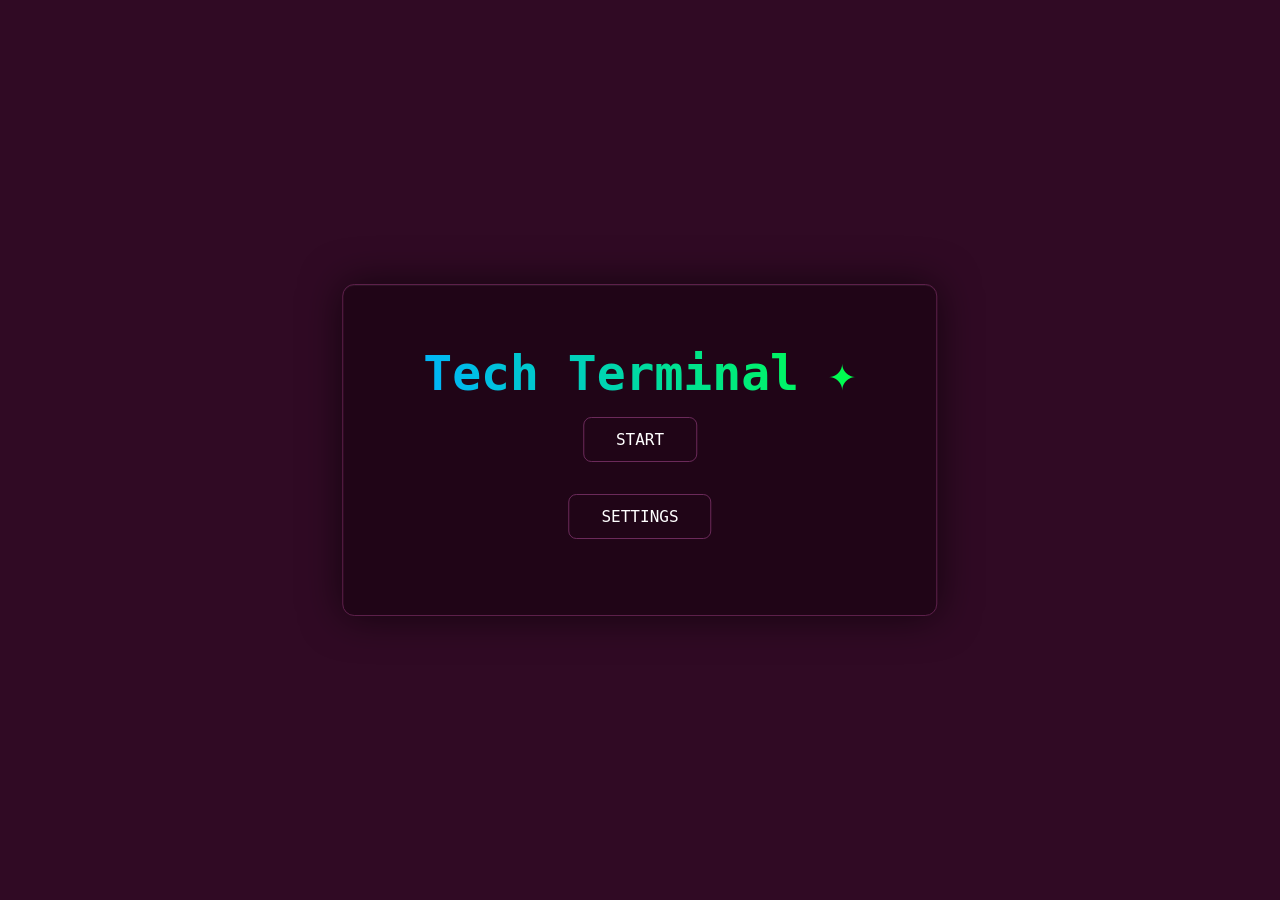
<file: index.html>
<!DOCTYPE html>
<html lang="en">
    <head>
        <meta charset="UTF-8">
        <meta name="viewport" content="width=device-width, initial-scale=1.0">
        <title>Tech Terminal</title>
        <link rel="stylesheet" href="style.css">
    </head>
    <body>
        <div class="terminal-window">
            <h1>Tech Terminal ✦</h1>
            <a href="main.html"><button class="btn-start">START</button></a>
            <br>
            <a href="settings.html"><button class="btn-settings">SETTINGS</button></a>
        </div>
    </body>
</html>
</file>
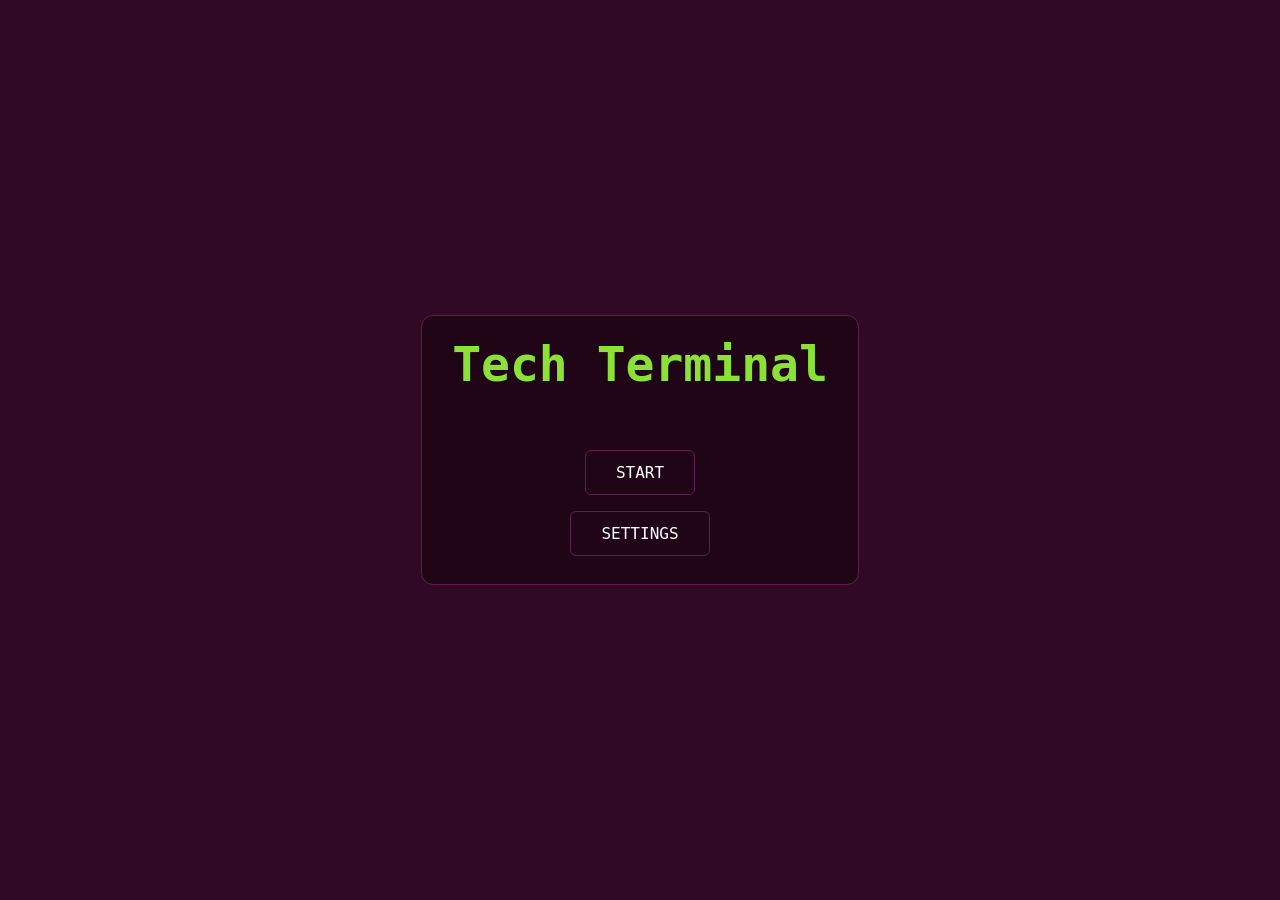
<file: docs/index.html>
<!DOCTYPE html>
<html lang="en">
    <head>
        <meta charset="UTF-8">
        <meta name="viewport" content="width=device-width, initial-scale=1.0">
        <title>Tech Terminal</title>
        <link rel="stylesheet" href="style.css">
        <link rel="icon" type="image/svg+xml" href="icon.svg">
    </head>
    <body>
        <div class="terminal-window">
            <h1>Tech Terminal</h1>
            <br><br>
            <a href="login.html"><button class="btn-start">START</button></a>
            <br>
            <a href="settings.html"><button class="btn-settings">SETTINGS</button></a>
        </div>

        <script src="theme.js"></script>
    </body>
</html>
</file>
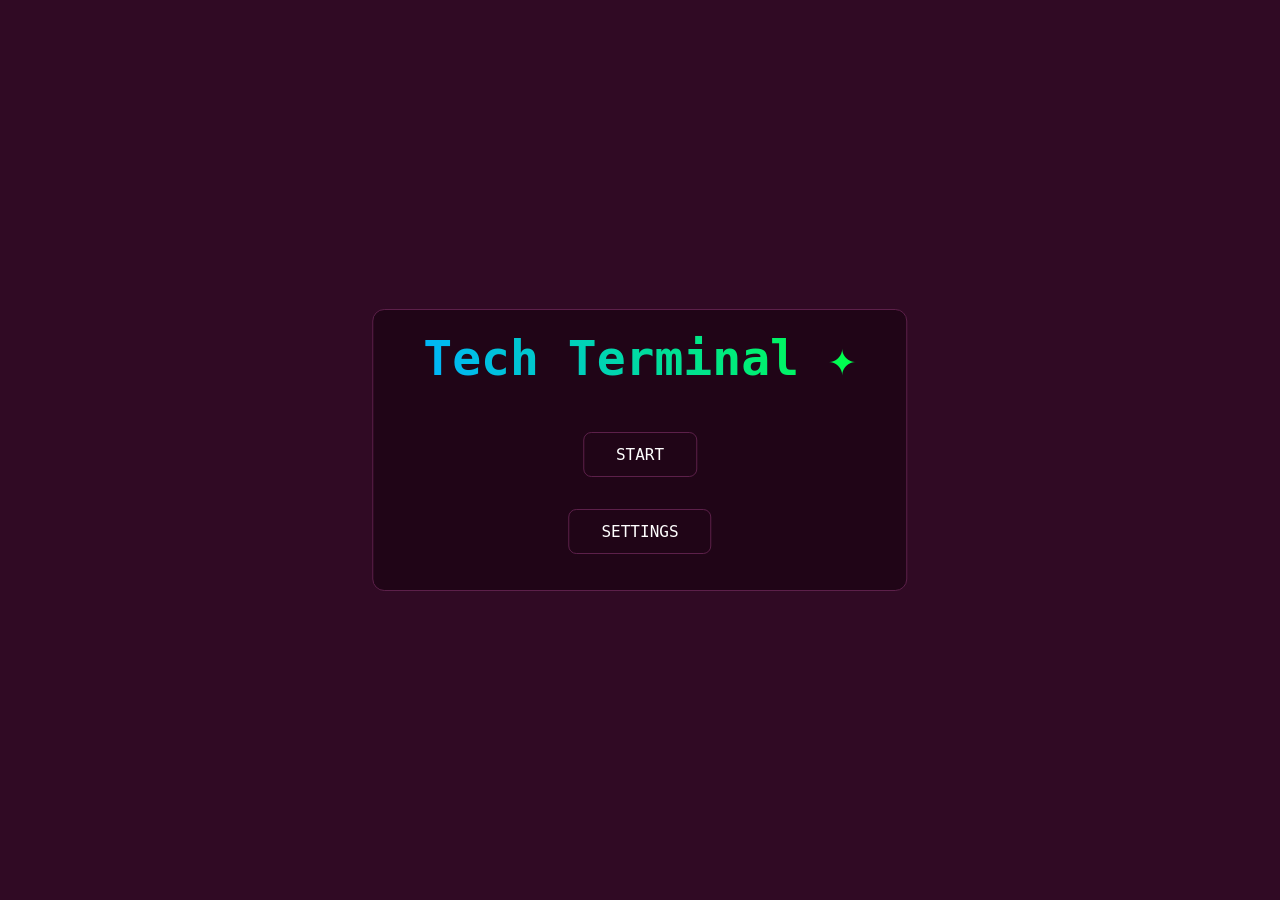
<file: terminal/index.html>
<!DOCTYPE html>
<html lang="en">
    <head>
        <meta charset="UTF-8">
        <meta name="viewport" content="width=device-width, initial-scale=1.0">
        <title>Tech Terminal</title>
        <link rel="stylesheet" href="style.css">
    </head>
    <body>
        <div class="terminal-window">
            <h1>Tech Terminal ✦</h1>
            <br><br>
            <a href="main.html"><button class="btn-start">START</button></a>
            <br>
            <a href="settings.html"><button class="btn-settings">SETTINGS</button></a>
        </div>

        <script src="theme.js"></script>
    </body>
</html>
</file>
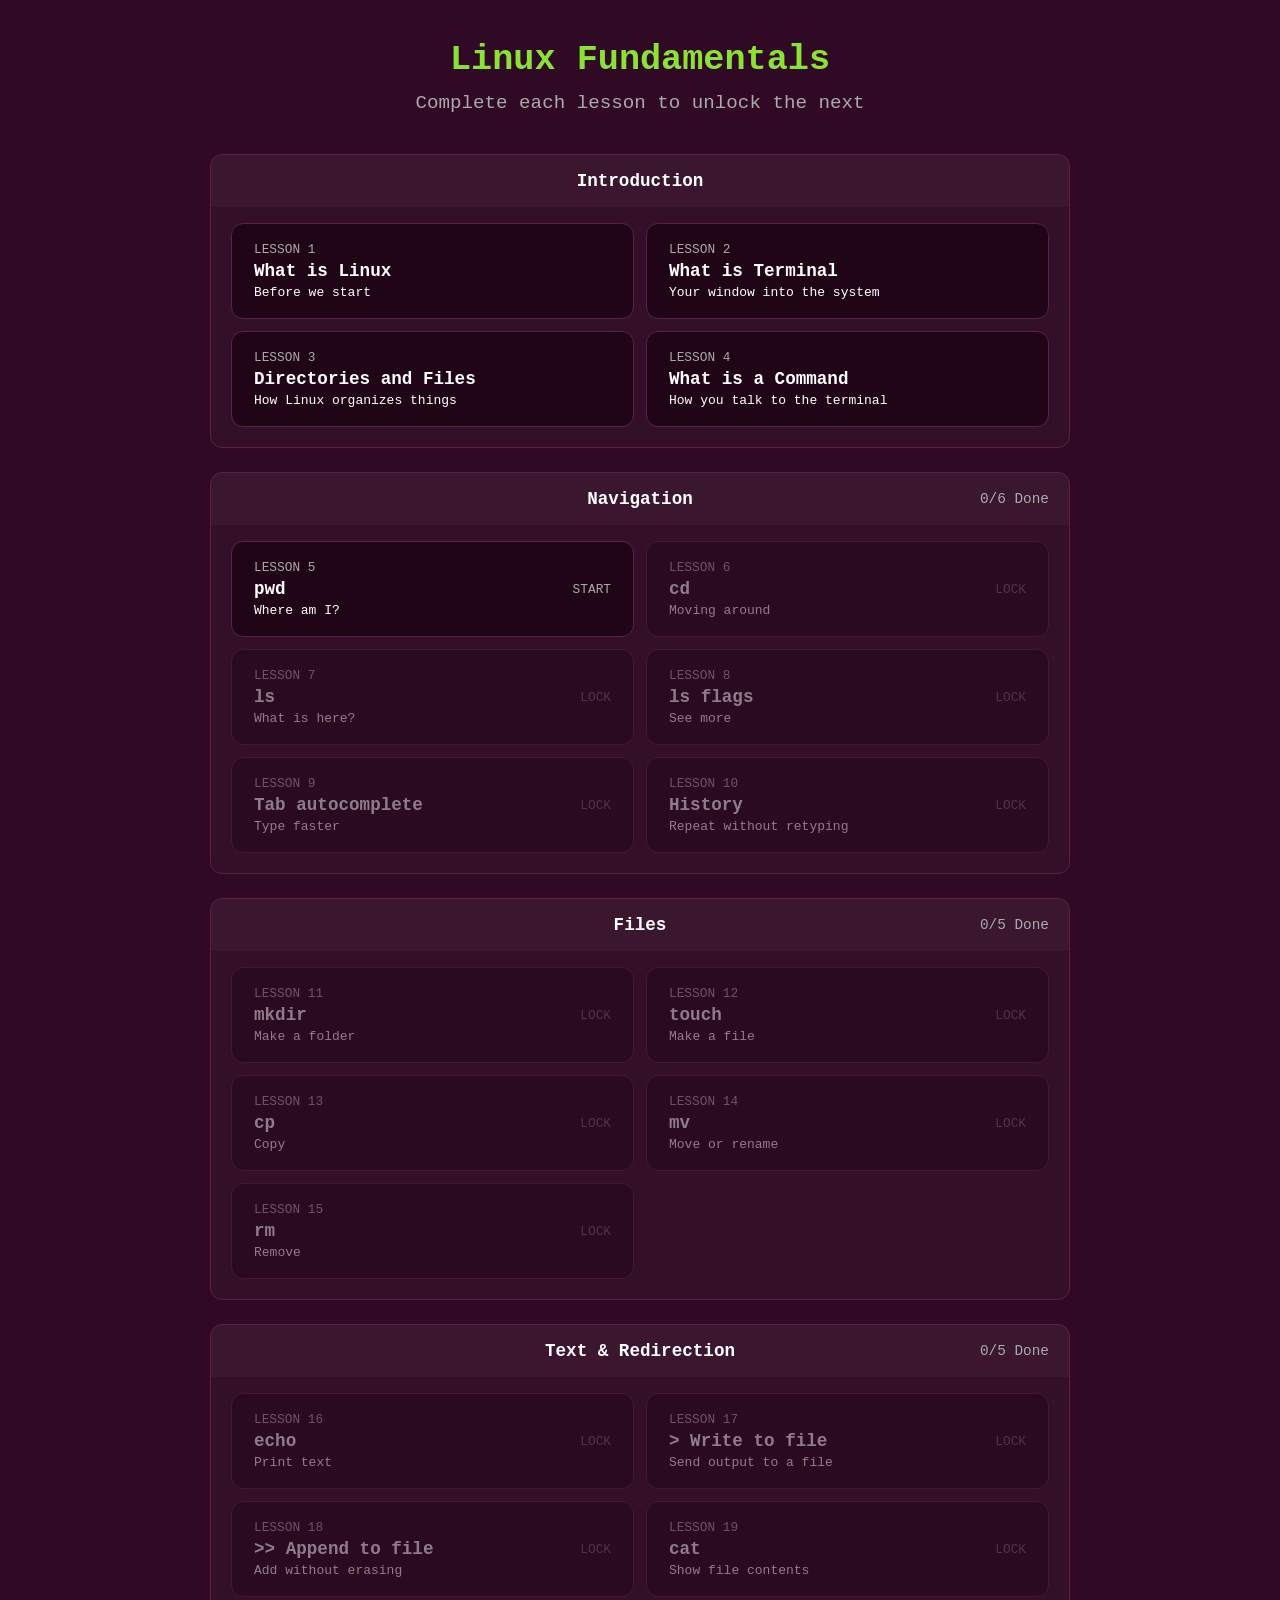
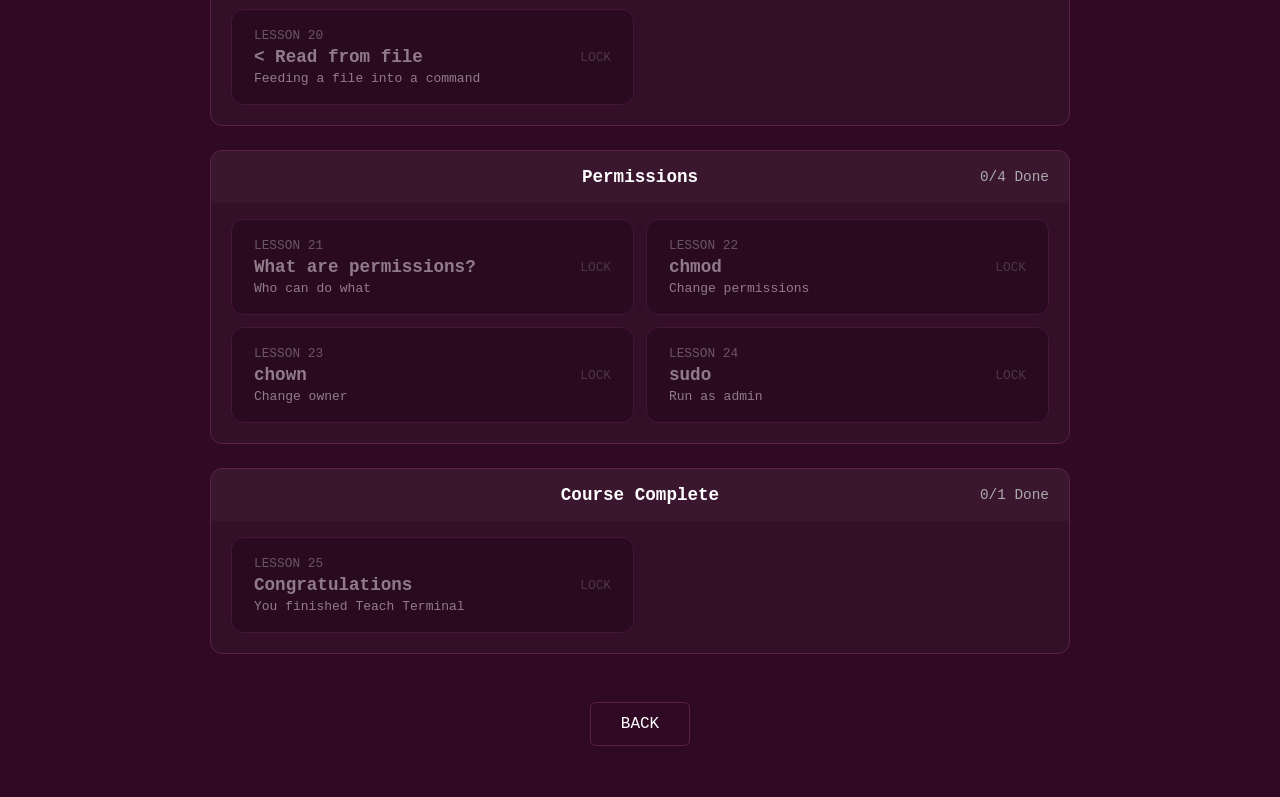
<file: docs/lessons.html>
<!DOCTYPE html>
<html lang="en">

<head>
    <meta charset="UTF-8">
    <meta name="viewport" content="width=device-width, initial-scale=1.0">
    <title>Lessons - Teach Terminal</title>
    <link rel="stylesheet" href="style.css">
    <link rel="icon" type="image/svg+xml" href="icon2.svg">
</head>

<body class="lessons-page">
    <div class="lessons-container">
        <h1>Linux Fundamentals</h1>
        <p class="lessons-subtitle">Complete each lesson to unlock the next</p>
        

        <div id="lesson-timeline" class="timeline">

        </div>

        <a href="mode.html"><button class="btn-start">BACK</button></a>
    </div>
    <script src="lessons-data.js"></script>
    <script src="lesson.js"></script>
    <script src="theme.js"></script>
</body>

</html>
</file>
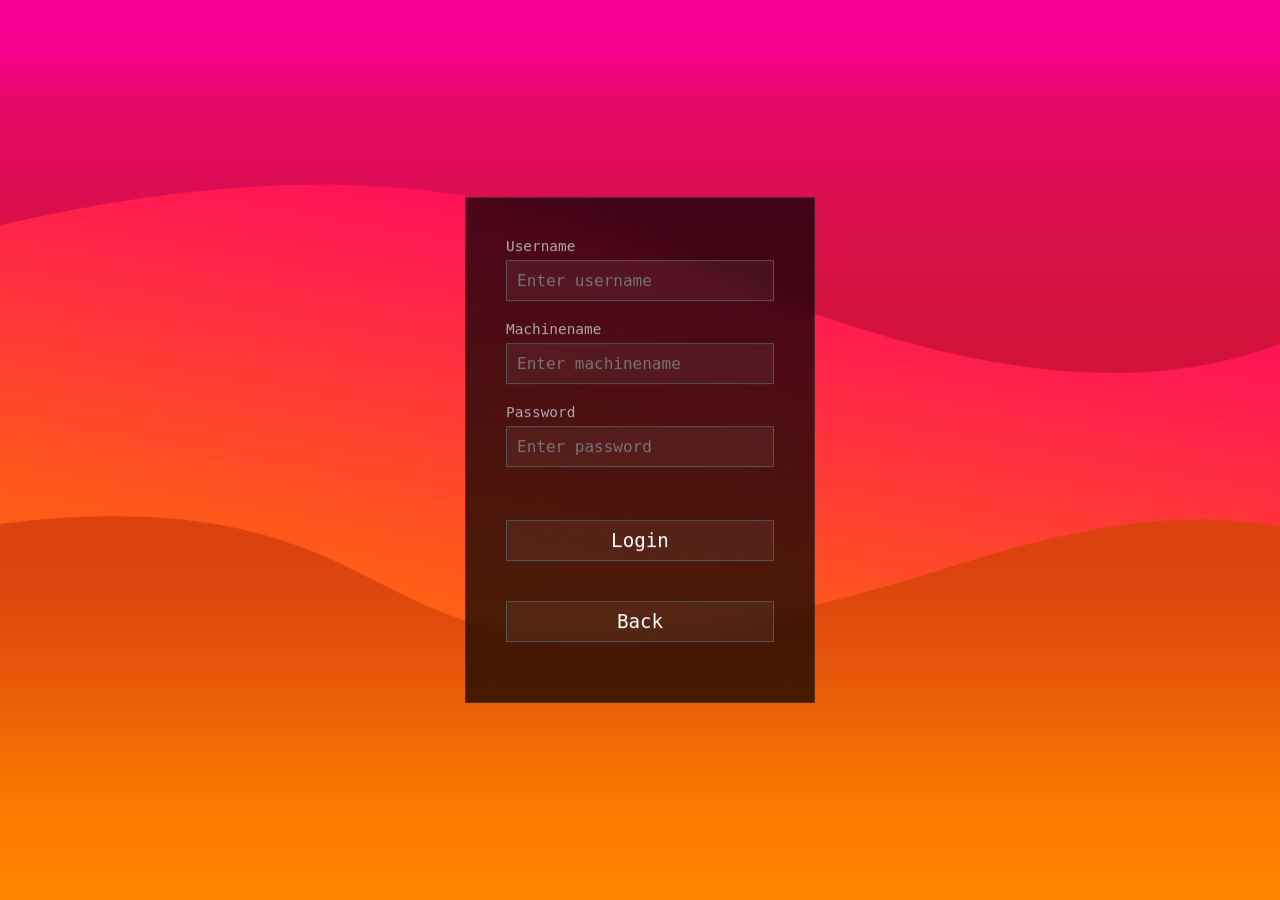
<file: docs/login.html>
<!DOCTYPE html>
<html lang="en">

<head>
    <meta charset="UTF-8">
    <meta name="viewport" content="width=device-width, initial-scale=1.0">
    <title>Teach Terminal Login</title>
    <link rel="stylesheet" href="style.css">
    <link rel="stylesheet" href="login.css">
    <link rel="icon" type="image/svg+xml" href="icon3.svg">

</head>

<body>
    <div class="login-container">
        <form id="login-form">
            <div class="input-group">
                <label>Username</label>
                <input type="text" id="username" placeholder="Enter username">
            </div>
            <div class="input-group">
                <label>Machinename</label>
                <input type="text" id="machinename" placeholder="Enter machinename">
            </div>
            <div class="input-group">
                <label>Password</label>
                <input type="password" id="password" placeholder="Enter password">
            </div>
            <span class="error" id="error-all"></span>
            <button type="submit">Login</button>
            <br>
            <a href="index.html"><button type="button">Back</button></a>
        </form>
    </div>
    <script src="theme.js"></script>
    <script src="login.js"></script>
</body>

</html>
</file>
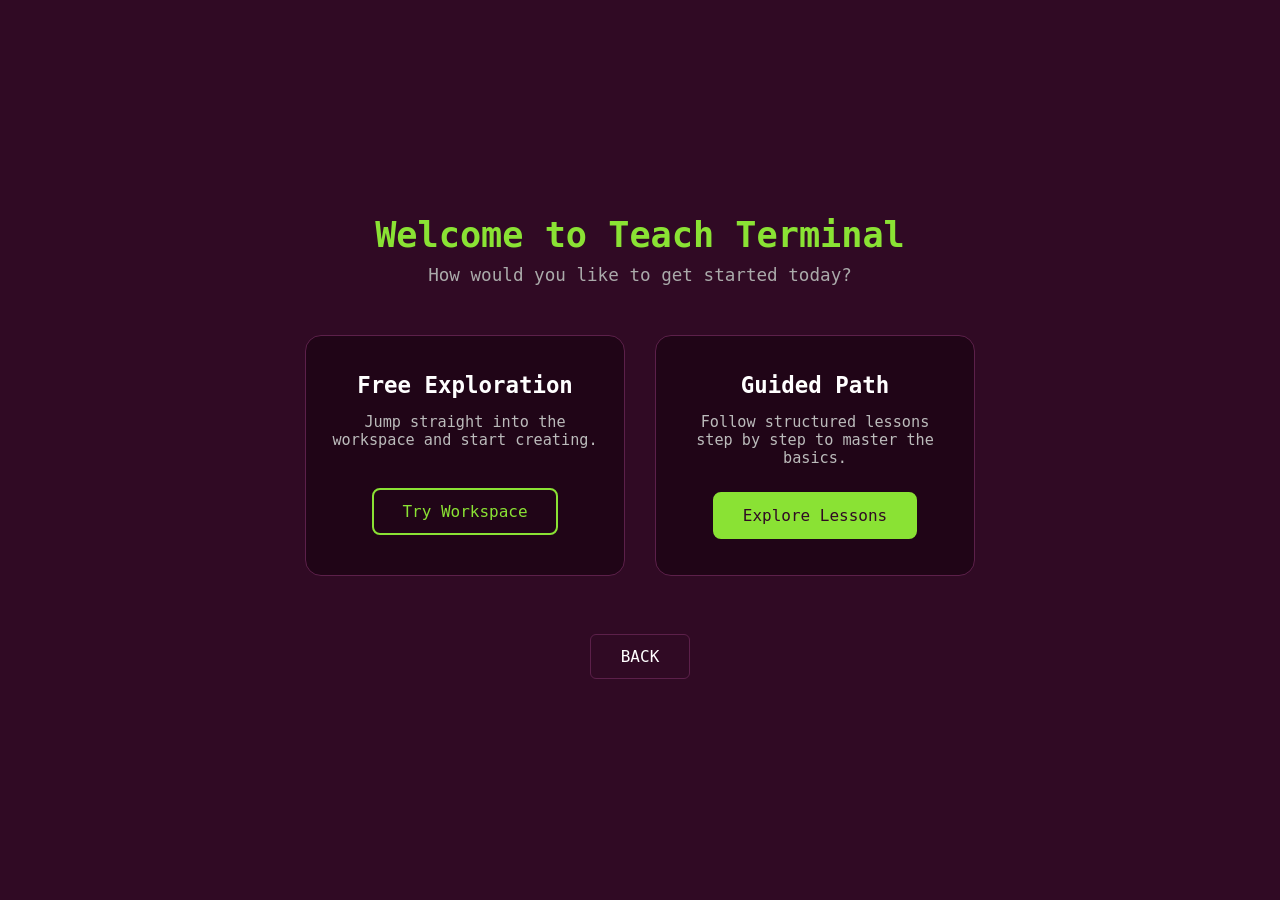
<file: docs/mode.html>
<!DOCTYPE html>
<html lang="en">

<head>
    <meta charset="UTF-8">
    <meta name="viewport" content="width=device-width, initial-scale=1.0">
    <title>Choose Your Path - Teach Terminal</title>
    <link rel="stylesheet" href="style.css">
    <link rel="icon" type="image/svg+xml" href="icon5.svg">

</head>

<body class="mode-page">
    <div class="mode-container">
        <h1>Welcome to Teach Terminal</h1>
        <p class="mode-subtitle">How would you like to get started today?</p>

        <div class="mode-cards">
            <div class="mode-card">
                <h2>Free Exploration</h2>
                <p>Jump straight into the workspace and start creating.</p>
                <a href="main.html"><button class="btn-outline">Try Workspace</button></a>
            </div>

            <div class="mode-card">
                <h2>Guided Path</h2>
                <p>Follow structured lessons step by step to master the basics.</p>
                <a href="lessons.html"><button class="btn-solid">Explore Lessons</button></a>
            </div>
        </div>
        <a href="index.html"><button class="btn-start">BACK</button></a>
    </div>
    <script src="theme.js"></script>
</body>

</html>
</file>
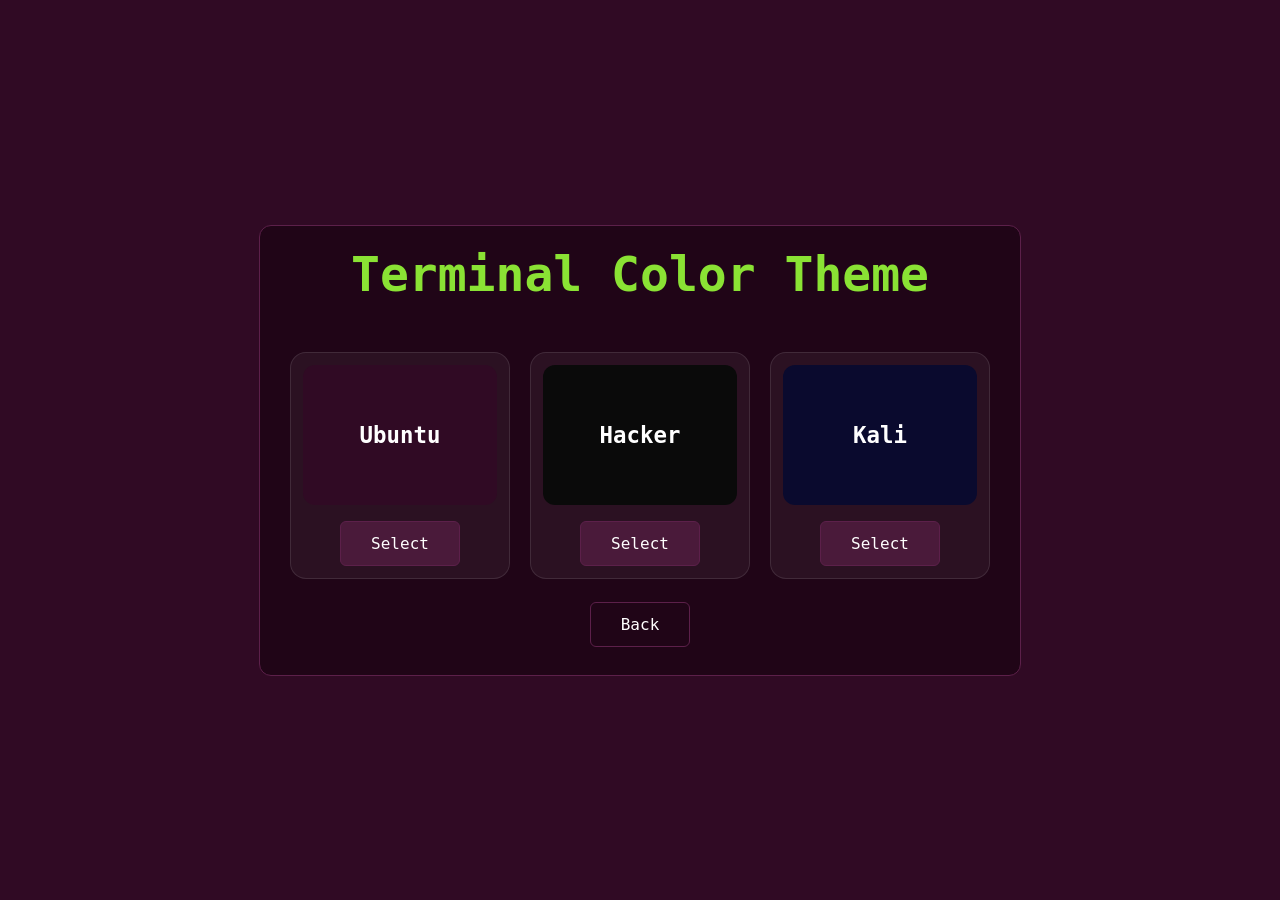
<file: docs/settings.html>
<!DOCTYPE html>
<html lang="en">

<head>
    <meta charset="UTF-8">
    <meta name="viewport" content="width=device-width, initial-scale=1.0">
    <title>Tech Terminal Settings</title>
    <link rel="stylesheet" href="style.css">
    <link rel="icon" type="image/svg+xml" href="icon6.svg">

</head>

<body>
    <div class="terminal-window">
        <h1>Terminal Color Theme</h1>
        <br><br>
        <div class="card-container">
            <div class="theme-card">
                <div class="theme-preview ubuntu-bg">
                    <span class="theme-name">Ubuntu</span>
                </div>
                <button class="btn-select">Select</button>
            </div>
            <div class="theme-card">
                <div class="theme-preview hacker-bg">
                    <span class="theme-name">Hacker</span>
                </div>
                <button class="btn-select">Select</button>
            </div>
            <div class="theme-card">
                <div class="theme-preview kali-bg">
                    <span class="theme-name">Kali</span>
                </div>
                <button class="btn-select">Select</button>
            </div>
        </div>
        <br>
        <a href="index.html"><button class="btn-start">Back</button></a>
    </div>
    <script src="settings.js"></script>
    <script src="theme.js"></script>
</body>

</html>
</file>
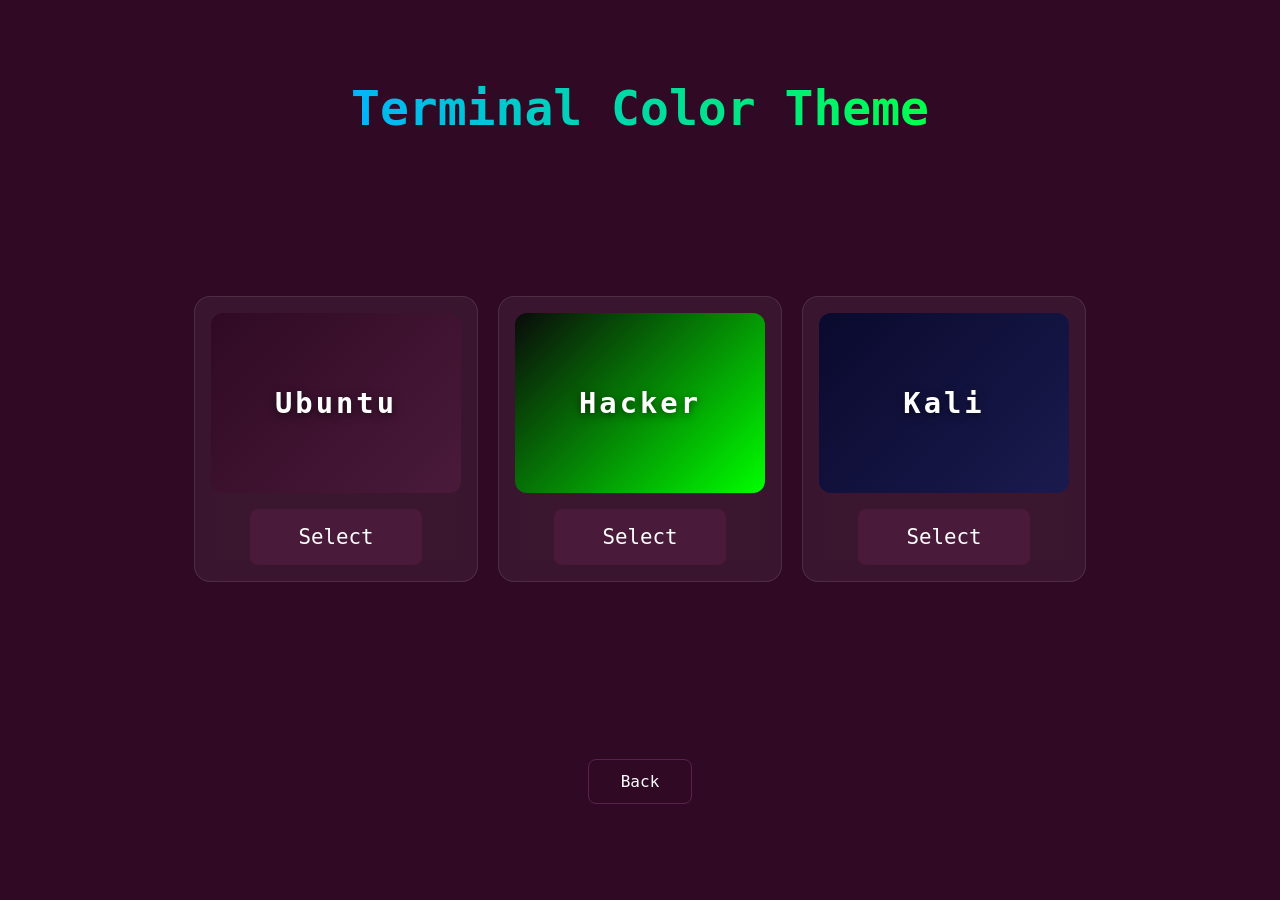
<file: terminal/settings.html>
<!DOCTYPE html>
<html lang="en">

<head>
    <meta charset="UTF-8">
    <meta name="viewport" content="width=device-width, initial-scale=1.0">
    <title>Tech Terminal Settings</title>
    <link rel="stylesheet" href="style.css">
</head>

<body>
    <h1>Terminal Color Theme</h1>
    <div class="card-container">
        <div class="theme-card">
            <div class="theme-preview ubuntu-bg">
                <span class="theme-name">Ubuntu</span>
            </div>
            <button class="btn-select">Select</button>
        </div>
        <div class="theme-card">
            <div class="theme-preview hacker-bg">
                <span class="theme-name">Hacker</span>
            </div>
            <button class="btn-select">Select</button>
        </div>
        <div class="theme-card">
            <div class="theme-preview kali-bg">
                <span class="theme-name">Kali</span>
            </div>
            <button class="btn-select">Select</button>
        </div>
    </div>
    <a href="index.html"><button class="btn-start">Back</button></a>

    <script src="settings.js"></script>
    <script src="theme.js"></script>
</body>

</html>
</file>
<file: style.css>
* {
    margin: 0;
    padding: 0;
}

body {
    overflow: clip;
    text-align: center;
    background-color: #300a24;
    display: grid;
    place-items: center;
    font-family: monospace;

}

h1 {
    font-size: 3rem;
    background: linear-gradient(65deg, #00b3ff, #00ff4c, #b700ff, #00b3ff);
    background-size: 300% 100%;
    -webkit-background-clip: text;
    background-clip: text;
    -webkit-text-fill-color: transparent;
    animation: gradientShift 4s ease infinite;
}

@keyframes gradientShift {
    0% {
        background-position: 0% 50%;
    }

    50% {
        background-position: 100% 50%;
    }

    100% {
        background-position: 0% 50%;
    }
}

button {
    font-family: monospace;
    font-size: 1.3rem;
    padding: 16px 48px;
    border: none;
    border-radius: 8px;
    cursor: pointer;
    background: #4a1a3a;
    color: #ffffff;

    box-shadow:
        0 1px 0 #6b2a5a,
        0 2px 0 #4d1a3a,
        0 3px 0 #4d1a3a,
        0 4px 0 #3e1430,
        0 6px 12px rgba(0, 0, 0, 0.4);

    transform: translateY(0);
    transition: transform 0.15s ease, box-shadow 0.15s ease;
}

button:hover {
    transform: translateY(-3px);
    box-shadow:
        0 1px 0 #6b2a5a,
        0 2px 0 #5c204a,
        0 3px 0 #4d1a3a,
        0 4px 0 #3e1430,
        0 5px 0 #2f1025,
        0 6px 0 #200a18,
        0 10px 20px rgba(0, 0, 0, 0.5);
}

button:active {
    transform: translateY(2px);
    box-shadow:
        0 1px 0 #6b2a5a,
        0 2px 4px rgba(0, 0, 0, 0.3);
}

.btn-settings,
.btn-start {
    background: transparent;
    border: 1px solid #6b2a5a;
    box-shadow: none;
    font-size: 1rem;
    padding: 12px 32px;
    margin-top: 16px;
    margin-bottom: 16px;
}

.btn-settings:hover,
.btn-start:hover {
    background: #4a1a3a;
    box-shadow: 0 0 10px rgba(107, 42, 90, 0.5);
}

.terminal-window {
    position: absolute;
    top: 50%;
    left: 50%;
    transform: translate(-50%, -50%);
    background: rgba(30, 5, 22, 0.9);
    border: 1px solid #5c204a;
    border-radius: 12px;
    padding: 60px 80px;
    box-shadow:
        0 0 40px rgba(0, 0, 0, 0.6),
        inset 0 1px 0 rgba(255, 255, 255, 0.05);
}

hr {
    height: 10px;
    border: none;
    box-shadow: inset 0 2px 5px rgba(0, 0, 0, 0.3);
}
</file>
<file: docs/style.css>
:root {
    --bg-color: #300a24;
    --text-color: #ffffff;
    --accent-color: #00ff88;
    --card-bg: rgba(30, 5, 22, 0.9);
    --button-bg: #4a1a3a;
    --border-color: #5c204a;
    --login-bg: url(ubuntu_theme.png);
    --command-text: #ffaa00;
    --dir-color: #4a9eff;
    --file-color: #ffffff;
    --exec-color: #00ff88;
}

* {
    margin: 0;
    padding: 0;
    box-sizing: border-box;
}

body {
    height: 100vh;
    overflow: hidden;
    display: grid;
    place-items: center;
    background: var(--bg-color);
    color: var(--text-color);
    font-family: monospace;
    text-align: center;
}

h1 {
    font-size: clamp(1.5rem, 5vw, 3rem);
    color: var(--accent-color);
    margin-bottom: 20px;
}

button {
    font-family: monospace;
    font-size: 1rem;
    padding: 12px 30px;
    border: 1px solid var(--border-color);
    border-radius: 6px;
    cursor: pointer;
    background: var(--button-bg);
    color: var(--text-color);
}

button:hover {
    transform: translateY(-3px);
}

button:active {
    transform: translateY(2px);
}

.btn-settings,
.btn-start {
    background: transparent;
    margin: 8px;
}

.btn-settings:hover,
.btn-start:hover {
    background: var(--bg-color);
}

.terminal-window {
    background: var(--card-bg);
    border: 1px solid var(--border-color);
    border-radius: 12px;
    padding: 20px 30px;
    max-width: 95vw;
    width: auto;
    margin: auto;
    max-height: 90vh;
    overflow-y: auto;
}

hr {
    height: 10px;
    border: none;
}

.card-container {
    display: flex;
    gap: 20px;
    justify-content: center;
    flex-wrap: wrap;
}

.ubuntu-bg {
    background: #300a24;
}

.hacker-bg {
    background: #0a0a0a;
}

.kali-bg {
    background: #0a0a2e;
}

.theme-card {
    position: relative;
    width: 220px;
    padding: 12px;
    background: rgba(255, 255, 255, 0.05);
    border: 1px solid rgba(255, 255, 255, 0.1);
    border-radius: 16px;
    cursor: pointer;
}

.theme-card:hover {
    transform: translateY(-8px);
}

.theme-preview {
    height: 140px;
    margin-bottom: 16px;
    display: flex;
    align-items: center;
    justify-content: center;
    border-radius: 12px;
}

.theme-name {
    color: var(--text-color);
    font-size: 1.4rem;
    font-weight: bold;
}

.theme-card.selected {
    border: 2px solid var(--accent-color);
}

.theme-card.selected .btn-select {
    background: var(--bg-color);
    color: var(--text-color);
    cursor: default;
    transform: none;
    pointer-events: none;
}

.theme-card.selected .btn-select:hover {
    transform: none;
}

/* Terminal */

#terminal {
    width: 100vw;
    height: 100vh;
    padding: 0;
    background: var(--bg-color);
    color: var(--text-color);
    font-family: monospace;
    overflow: hidden;
    cursor: text;
    text-align: left;
}

#output-area {
    height: 100%;
    padding: 4px 8px;
    overflow-y: auto;
    overflow-x: hidden;
    scrollbar-width: none;
}

#output-area::-webkit-scrollbar {
    display: none;
}

#output-area div {
    word-break: break-all;
    line-height: 1.5;
    font-size: 1rem;
    min-height: 1.5rem;
}

#input-line {
    line-height: 1.5;
    font-size: 1rem;
    min-height: 1.5rem;
}

.prompt {
    display: inline;
    color: var(--accent-color);
}

.command-text {
    color: var(--command-text);
}

.input-text {
    display: inline;
    color: var(--text-color);
}

.input-text.valid-command {
    color: var(--accent-color);
}

.cursor {
    display: inline;
    color: var(--text-color);
    animation: blink 1s step-end infinite;
}

@keyframes blink {
    0%,
    100% {
        opacity: 1;
    }

    50% {
        opacity: 0;
    }
}

#hidden-input {
    position: absolute;
    left: -9999px;
    width: 1px;
    height: 1px;
    opacity: 0;
}

body.terminal-page {
    display: block;
    height: 100vh;
    margin: 0;
    padding: 0;
    overflow: hidden;
}

.command-line {
    color: var(--text-color);
}

.dir-color {
    color: var(--dir-color);
}

.file-color {
    color: var(--file-color);
}

.exec-color {
    color: var(--exec-color);
}

/* Mode */

.mode-page {
    min-height: 100vh;
    padding: 40px 20px;
    display: grid;
    place-items: center;
    overflow-y: auto;
    background: var(--bg-color);
    color: var(--text-color);
}

.mode-container {
    width: 100%;
    max-width: 800px;
    text-align: center;
}

.mode-container h1 {
    font-size: 2.2rem;
    margin-bottom: 10px;
}

.mode-subtitle {
    color: #aaaaaa;
    margin-bottom: 50px;
    font-size: 1.1rem;
}

.mode-cards {
    display: flex;
    gap: 30px;
    justify-content: center;
    flex-wrap: wrap;
    margin-bottom: 50px;
}

.mode-card {
    width: 320px;
    padding: 36px 25px;
    background: var(--card-bg);
    border: 1px solid var(--border-color);
    border-radius: 16px;
    text-align: center;
}

.mode-card:hover {
    transform: translateY(-5px);
    border-color: var(--accent-color);
}

.mode-card h2 {
    font-size: 1.4rem;
    margin-bottom: 15px;
}

.mode-card p {
    color: #bbbbbb;
    font-size: 0.95rem;
    margin-bottom: 25px;
    min-height: 50px;
}

.btn-outline {
    padding: 12px 28px;
    background: transparent;
    border: 2px solid var(--accent-color);
    border-radius: 8px;
    color: var(--accent-color);
    font-family: monospace;
    font-size: 1rem;
    cursor: pointer;
}

.btn-outline:hover {
    background: var(--accent-color);
    color: var(--bg-color);
}

.btn-solid {
    padding: 12px 28px;
    background: var(--accent-color);
    border: 2px solid var(--accent-color);
    border-radius: 8px;
    color: var(--bg-color);
    font-family: monospace;
    font-size: 1rem;
    cursor: pointer;
}

.btn-solid:hover {
    opacity: 0.85;
}

.mode-back {
    color: #aaaaaa;
    text-decoration: none;
    font-size: 1rem;
}

.mode-back:hover {
    color: var(--accent-color);
}

/* Lessons */

body.lessons-page {
    min-height: 100vh;
    height: auto;
    display: block;
    padding: 0;
    margin: 0;
    overflow-y: auto;
    background: var(--bg-color);
    color: var(--text-color);
}

.lessons-container {
    max-width: 900px;
    margin: 0 auto;
    padding: 40px 20px;
}

.lessons-container h1 {
    font-size: 2.2rem;
    margin-bottom: 12px;
    text-align: center;
}

.lessons-subtitle {
    color: #aaaaaa;
    font-size: 1.2rem;
    margin-bottom: 40px;
    text-align: center;
}

.timeline {
    display: flex;
    flex-direction: column;
    gap: 24px;
    margin-bottom: 40px;
}

.section {
    background: rgba(255, 255, 255, 0.02);
    border: 1px solid var(--border-color);
    border-radius: 12px;
    overflow: hidden;
}

.section-header {
    position: relative;
    display: flex;
    justify-content: center;
    align-items: center;
    padding: 16px 20px;
    background: rgba(255, 255, 255, 0.03);
    cursor: pointer;
}

.section-header:hover {
    background: rgba(255, 255, 255, 0.06);
}

.section-title {
    display: flex;
    align-items: center;
    gap: 10px;
    font-size: 1.1rem;
    font-weight: bold;
}

.section-arrow {
    font-size: 0.8rem;
}

.section.collapsed .section-arrow {
    transform: rotate(-90deg);
}

.section-progress {
    position: absolute;
    right: 20px;
    color: #aaaaaa;
    font-size: 0.9rem;
}

.lesson-grid {
    display: grid;
    grid-template-columns: repeat(2, 1fr);
    gap: 12px;
    padding: 16px 20px 20px;
}

.section.collapsed .lesson-grid {
    display: none;
}

.lesson-card {
    padding: 18px 22px;
    display: flex;
    justify-content: space-between;
    align-items: center;
    background: var(--card-bg);
    border: 1px solid var(--border-color);
    border-radius: 12px;
    cursor: pointer;
    text-align: left;
}

.lesson-card:hover {
    transform: scale(1.025);
    border-color: var(--accent-color);
}

.lesson-card.locked {
    opacity: 0.45;
    cursor: not-allowed;
}

.lesson-card.locked:hover {
    transform: none;
    border-color: var(--border-color);
}

.lesson-card.done {
    border-color: var(--accent-color);
}

.lesson-card.done .lesson-status {
    color: var(--accent-color);
}

.lesson-card.locked .lesson-status {
    color: #666666;
}

.lesson-info {
    display: flex;
    flex-direction: column;
    gap: 4px;
}

.lesson-num {
    font-size: 0.8rem;
    color: #aaaaaa;
}

.lesson-title {
    font-size: 1.1rem;
    font-weight: bold;
}

.lesson-card-subtitle {
    font-size: 0.85rem;
    color: #aaaaaa;
}

.lesson-status {
    min-width: 90px;
    font-size: 0.8rem;
    color: #aaaaaa;
    text-align: right;
}

/* Lesson window */

.lesson-window {
    position: fixed;
    top: 20px;
    right: 20px;
    z-index: 1000;
    width: 400px;
    max-width: calc(100vw - 40px);
    display: flex;
    flex-direction: column;
    overflow: hidden;
    background: var(--card-bg);
    border: 1px solid var(--border-color);
    border-radius: 12px;
    color: var(--text-color);
    font-family: monospace;
}

.lesson-window.hidden {
    display: none;
}

.lesson-window-header {
    display: flex;
    justify-content: space-between;
    align-items: center;
    padding: 10px 14px;
    background: rgba(255, 255, 255, 0.05);
    border-bottom: 1px solid var(--border-color);
    cursor: move;
    user-select: none;
}

.lesson-window-title {
    font-size: 0.9rem;
    font-weight: bold;
    color: var(--accent-color);
}

.lesson-window-buttons {
    display: flex;
    gap: 6px;
}

.lesson-window-btn {
    width: 24px;
    height: 24px;
    padding: 0;
    display: flex;
    align-items: center;
    justify-content: center;
    background: transparent;
    border: none;
    border-radius: 4px;
    color: var(--text-color);
    font-family: monospace;
    font-size: 1rem;
    cursor: pointer;
}

.lesson-window-btn:hover {
    background: rgba(255, 255, 255, 0.1);
}

.lesson-window-body {
    min-height: 200px;
    max-height: 400px;
    padding: 16px 20px;
    overflow-y: auto;
    font-size: 0.9rem;
    line-height: 1.5;
    text-align: left;
}

.lesson-window-body p {
    margin-bottom: 10px;
}

.lesson-window-footer {
    display: flex;
    justify-content: space-between;
    padding: 10px 14px;
    background: rgba(0, 0, 0, 0.2);
    border-top: 1px solid var(--border-color);
}

.lesson-nav-btn {
    padding: 8px 16px;
    background: transparent;
    border: 1px solid var(--border-color);
    border-radius: 6px;
    color: var(--text-color);
    font-family: monospace;
    font-size: 0.85rem;
    cursor: pointer;
}

.lesson-nav-btn:hover {
    background: rgba(255, 255, 255, 0.05);
}

.lesson-nav-btn.primary {
    background: var(--accent-color);
    border-color: var(--accent-color);
    color: var(--bg-color);
}

.lesson-nav-btn.primary:hover {
    opacity: 0.85;
}

.lesson-nav-btn.hidden {
    visibility: hidden;
}

.lesson-window.practice-mode {
    border-color: var(--command-text);
}

.lesson-window.practice-mode .lesson-window-title {
    color: var(--command-text);
}

.lesson-window.practice-mode .lesson-window-title::before {
    content: "PRACTICE: ";
}

.lesson-window.practice-mode .lesson-window-body {
    background: rgba(255, 170, 0, 0.05);
}

/* Mobile */

@media (max-width: 700px) {
    .lesson-grid {
        grid-template-columns: 1fr;
    }

    .lessons-container {
        padding: 20px 12px;
    }

    .section-header {
        padding: 14px 16px;
    }

    .section-title {
        font-size: 1rem;
    }

    .section-progress {
        right: 14px;
        font-size: 0.8rem;
    }
}

@media (max-width: 600px) {
    body {
        padding: 0 20px;
    }

    .card-container {
        flex-direction: column;
        align-items: center;
    }

    .theme-card {
        width: 85vw;
        max-width: 320px;
        margin: 20px 0;
    }

    h1 {
        font-size: 1.5rem;
    }

    .theme-preview {
        height: 120px;
    }

    .terminal-window {
        padding: 20px 16px;
        margin: 20px;
    }

    button {
        font-size: 1rem;
        padding: 12px 32px;
    }

    .btn-settings,
    .btn-start {
        font-size: 0.9rem;
        padding: 10px 24px;
    }
}
</file>
<file: terminal/style.css>
:root {
    --bg-color: #300a24;
    --text-color: #ffffff;
    --accent-color: #00ff88;
    --card-bg: rgba(30, 5, 22, 0.9);
    --button-bg: #4a1a3a;
    --border-color: #5c204a;
}

* {
    margin: 0;
    padding: 0;
}

body {
    overflow: hidden;
    text-align: center;
    background-color: var(--bg-color);
    display: grid;
    place-items: center;
    font-family: monospace;
    height: 100vh;
}

h1 {
    font-size: 3rem;
    background: linear-gradient(65deg, #00b3ff, #00ff4c, #b700ff, #00b3ff);
    background-size: 300% 100%;
    -webkit-background-clip: text;
    background-clip: text;
    -webkit-text-fill-color: transparent;
    animation: gradientShift 4s ease infinite;
}

@keyframes gradientShift {
    0% {
        background-position: 0% 50%;
    }

    50% {
        background-position: 100% 50%;
    }

    100% {
        background-position: 0% 50%;
    }
}

button {
    font-family: monospace;
    font-size: 1.3rem;
    padding: 16px 48px;
    border: none;
    border-radius: 8px;
    cursor: pointer;
    background: var(--button-bg);
    color: var(--text-color);
    transform: translateY(0);
    transition: transform 0.15s ease, box-shadow 0.15s ease;
}

button:hover {
    transform: translateY(-3px);
}

button:active {
    transform: translateY(2px);
}

.btn-settings,
.btn-start {
    background: transparent;
    border: 1px solid var(--border-color);
    box-shadow: none;
    font-size: 1rem;
    padding: 12px 32px;
    margin-top: 16px;
    margin-bottom: 16px;
}

.btn-settings:hover,
.btn-start:hover {
    background: var(--bg-color);
}

.terminal-window {
    position: absolute;
    top: 50%;
    left: 50%;
    transform: translate(-50%, -50%);
    background: var(--card-bg);
    border: 1px solid var(--border-color);
    border-radius: 12px;
    padding: 20px 50px;
}

hr {
    height: 10px;
    border: none;
}

.card-container {
    display: flex;
    gap: 20px;
    justify-content: center;
    flex-wrap: wrap;
}

.ubuntu-bg {
    background: linear-gradient(135deg, #300a24, #4a1a3a);
}

.hacker-bg {
    background: linear-gradient(135deg, #0a0a0a, #00ff00);
}

.kali-bg {
    background: linear-gradient(135deg, #0a0a2e, #1a1a4e);
}

.theme-card {
    position: relative;
    background: rgba(255, 255, 255, 0.05);
    backdrop-filter: blur(10px);
    border: 1px solid rgba(255, 255, 255, 0.1);
    border-radius: 16px;
    width: 250px;
    padding: 16px;
    transition: transform 0.3s ease, box-shadow 0.3s ease;
    cursor: pointer;
}

.theme-card:hover {
    transform: translateY(-8px);
    box-shadow: 0 20px 40px rgba(0, 0, 0, 0.4);
}

.theme-card.selected::before {
    content: "";
    position: absolute;
    top: -3px;
    left: -3px;
    right: -3px;
    bottom: -3px;
    background: linear-gradient(45deg, #00ff88, #00b3ff, #b700ff, #00ff88);
    background-size: 300% 300%;
    border-radius: 18px;
    z-index: -1;
    animation: borderGlow 3s ease infinite;
    animation-delay: 0.3s;
}

@keyframes borderGlow {
    0% {
        background-position: 0% 50%;
    }

    50% {
        background-position: 100% 50%;
    }

    100% {
        background-position: 0% 50%;
    }
}

.theme-preview {
    height: 180px;
    border-radius: 12px;
    margin-bottom: 16px;
    display: flex;
    align-items: center;
    justify-content: center;
}

.theme-name {
    color: var(--text-color);
    font-size: 1.8rem;
    font-weight: bold;
    letter-spacing: 3px;
    text-shadow: 0 2px 8px rgba(0, 0, 0, 0.6);
}

.theme-card.selected {
    border: 2px solid var(--accent-color);
    box-shadow: 0 0 20px var(--accent-color);
}

.theme-card.selected .btn-select {
    background: var(--bg-color);
    color: var(--text-color);
    cursor: default;
    box-shadow: none;
    transform: none;
    pointer-events: none;
}

.theme-card.selected .btn-select:hover {
    transform: none;
    box-shadow: none;
}
</file>
<file: docs/login.css>
body.theme-ubuntu {
    background-image: url(ubuntu_theme.png);
    background-size: cover;
    background-position: center;
    background-repeat: no-repeat;
}

body.theme-hacker {
    background: #073307;
    background: radial-gradient(circle, rgba(7, 51, 7, 1) 0%, rgba(0, 0, 0, 1) 100%);
}

body.theme-kali {
    background: #14a1ff;
    background: radial-gradient(circle, rgba(20, 161, 255, 1) 0%, rgb(0, 40, 52) 100%);
}

body {
    background: var(--login-bg);
    background-size: cover;
    background-position: center;
}

.login-container {
    position: absolute;
    top: 50%;
    left: 50%;
    transform: translate(-50%, -50%);
    background: rgba(0, 0, 0, 0.7);
    backdrop-filter: blur(10px);
    border: 1px solid rgba(255, 255, 255, 0.1);
    border-radius: 0;
    padding: 40px;
    width: 350px;
    max-width: 90vw;
}

.input-group {
    margin-bottom: 20px;
    text-align: left;
}

.input-group label {
    display: block;
    color: #aaaaaa;
    font-size: 0.9rem;
    margin-bottom: 6px;
    font-family: monospace;
}

.input-group input {
    width: 100%;
    padding: 10px;
    border: 1px solid #555555;
    border-radius: 0;
    background: rgba(255, 255, 255, 0.05);
    color: var(--text-color);
    font-family: monospace;
    font-size: 1rem;
    box-sizing: border-box;
}

.input-group input:focus {
    outline: none;
    border-color: var(--text-color);
}

.error {
    color: #ff4444;
    font-size: 0.8rem;
    font-family: monospace;
    display: block;
    margin-top: 4px;
    min-height: 1em;
}

#login-form button {
    border-radius: 0;
    width: 100%;
    padding: 8px;
    border: none;
    background: rgba(255, 255, 255, 0.05);
    color: var(--text-color);
    font-family: monospace;
    border: 1px solid #555555;
    font-size: 1.2rem;
    cursor: pointer;
    margin-top: 20px;
    margin-bottom: 20px;
}

#login-form button:hover {
    opacity: 0.7;
}
</file>
